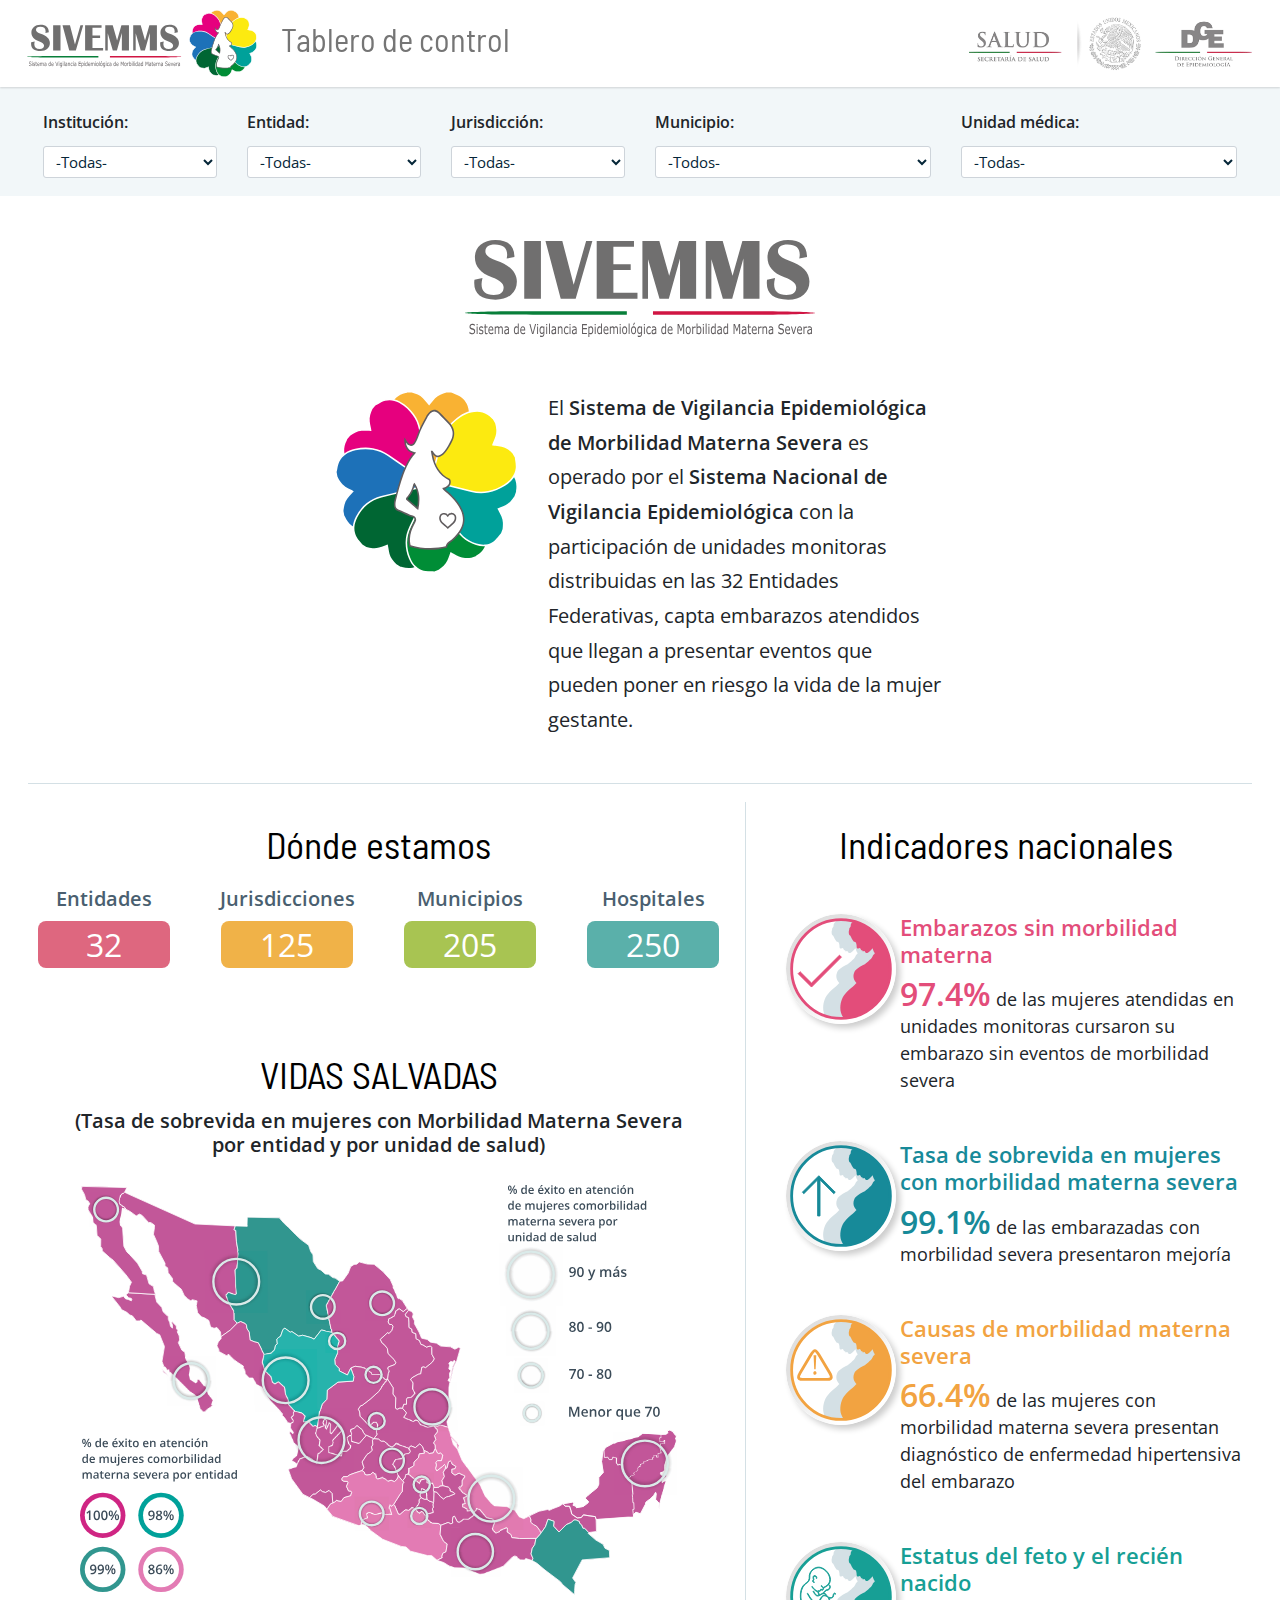
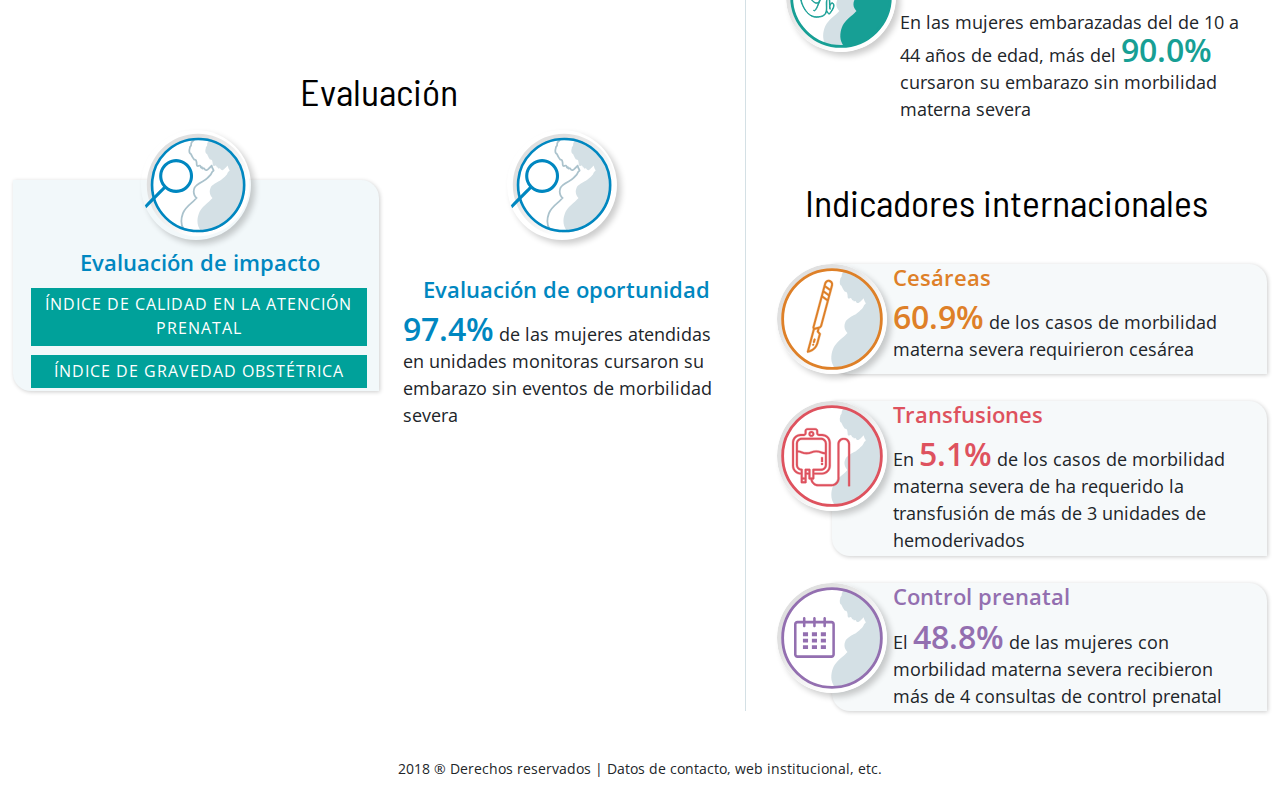
<file: index.html>
<!doctype html>
<html lang="es">
<head>
<meta charset="utf-8">
<meta name="viewport" content="width=device-width, initial-scale=1, shrink-to-fit=no">
<title>Tablero SIVEMMS</title>
<link href="https://fonts.googleapis.com/css?family=Open+Sans:400,400i,600,600i" rel="stylesheet">
<link href="https://fonts.googleapis.com/css?family=Barlow+Semi+Condensed:300,400,500,600" rel="stylesheet">
<link href="css/bootstrap.min.css" rel="stylesheet">
<link href="css/sivemms.css" rel="stylesheet">
</head>

<body>

<!--Cab-->
	<div class="cab-sivemms fixed-top">
		<div class="container-fluid pl-4 pr-4">
			<div class="row d-flex align-items-center">
				<div class="col-lg-9 col-md-7 col-sm-7">
					<h1 class="cab"><img src="images/logo_sivemms.svg" alt="SIVEMMS" class="logo-sivemms-cab" /> Tablero de control </h1>
				</div>
				<div class="col-lg-3 col-md-5 col-sm-5">
					<img src="images/logos_ss_dge.jpg" alt="SS" class="logos-ss-dge" /> 
				</div>
			</div>
		</div>
	</div><!--/.Cab-->
	
	
<!--Combos-->
<div class="container-fluid bg-10 pt-3 pb-3" id="combos-sup">
	<div class="container-fluid w98">
		<div class="row">
			<div class="col-6 col-lg-2 col-md-4">
				<div class="form-group-sm">
					<label for="" class="combos">Institución:</label>
					<select class="form-control" id="">
						<option>-Todas-</option>
						<option>1</option>
						<option>2</option>
						<option>3</option>
						<option>4</option>
						<option>5</option>
					</select>
				</div>
			</div>
			<div class="col-6 col-lg-2 col-md-4">
				<div class="form-group-sm">
					<label for="" class="combos">Entidad:</label>
					<select class="form-control" id="">
						<option>-Todas-</option>
						<option>1</option>
						<option>2</option>
						<option>3</option>
						<option>4</option>
						<option>5</option>
					</select>
				</div>
			</div>
			<div class="col-6 col-lg-2 col-md-4">
				<div class="form-group-sm">
					<label for="" class="combos">Jurisdicción:</label>
					<select class="form-control" id="">
						<option>-Todas-</option>
						<option>1</option>
						<option>2</option>
						<option>3</option>
						<option>4</option>
						<option>5</option>
					</select>
				</div>
			</div>
			<div class="col-6 col-lg-3 col-md-4">
				<div class="form-group-sm">
					<label for="" class="combos">Municipio:</label>
					<select class="form-control" id="">
						<option>-Todos-</option>
						<option>1</option>
						<option>2</option>
						<option>3</option>
						<option>4</option>
						<option>5</option>
					</select>
				</div>
			</div>
			<div class="col-6 col-lg-3 col-md-4">
				<div class="form-group-sm">
					<label for="" class="combos">Unidad médica:</label>
					<select class="form-control" id="">
						<option>-Todas-</option>
						<option>1</option>
						<option>2</option>
						<option>3</option>
						<option>4</option>
						<option>5</option>
					</select>
				</div>
			</div>
	</div>
	</div>
		
</div>
<!--/.Combos-->

<!--Intro-->
<div class="container-fluid pt-120">
	<div class="row justify-content-center">
		<div class="col-12 text-center">
			<img src="images/logo_sivemms_txt.svg" alt="SIVEMMS" class="logo-sivemms-txt" /> 
		</div>
		<div class="col-md-2 text-right mt-5">
			<img src="images/logo_sivemms_ico.svg" class="logo-sivemms-ico" /> 
		</div>
		<div class="col-md-4 d-flex align-items-center">
			<p class="p-lg pt-5">El <span class="semi">Sistema de Vigilancia Epidemiológica de Morbilidad Materna Severa</span> es operado por el <span class="semi">Sistema Nacional de Vigilancia Epidemiológica</span> con la participación de unidades monitoras distribuidas en las 32 Entidades Federativas, capta embarazos atendidos que llegan a presentar eventos que pueden poner en riesgo la vida de la mujer gestante.</p>
		</div>
	</div>
</div><!--/.Intro-->


<div class="container-fluid w98 mt-4">
	<div class="row">
		<div class="col-12"><hr></div>
		<!--Col-izq-->
		<div class="col-xl-7">
			<!--Dónde estamos-->
			<div class="row justify-content-center">
				<div class="col-12 text-center">
					<h1>Dónde estamos</h1>
				</div>
				<div class="col-6 col-lg-3 col-md-4 p-2">
					<div class="row justify-content-center">
					<div class="col-12">
						<p class="bqs">Entidades</p>
					</div>
					<div class="col-12 text-center">
						<label class="bq-datos bq-clr1">32</label>
					</div>
					</div>
				</div>
				<div class="col-6 col-lg-3 col-md-4 p-2">
					<div class="row justify-content-center">
					<div class="col-12">
						<p class="bqs">Jurisdicciones</p>
					</div>
					<div class="col-12 text-center">
						<label class="bq-datos bq-clr2">125</label>
					</div>
					</div>
				</div>
				<div class="col-6 col-lg-3 col-md-4 p-2">
					<div class="row justify-content-center">
					<div class="col-12">
						<p class="bqs">Municipios</p>
					</div>
					<div class="col-12 text-center">
						<label class="bq-datos bq-clr3">205</label>
					</div>
					</div>
				</div>
				<div class="col-6 col-lg-3 col-md-4 p-2">
					<div class="row justify-content-center">
					<div class="col-12">
						<p class="bqs">Hospitales</p>
					</div>
					<div class="col-12 text-center">
						<label class="bq-datos bq-clr4">250</label>
					</div>
					</div>
				</div>
			</div>
			
			<!--Mapa-->
			<div class="row justify-content-center">
				<div class="col-11 mt-5 text-center">
					<h1>VIDAS SALVADAS</h1>
					<p style="font-size: 1.1rem; line-height: 125%; font-weight: 600;">(Tasa de sobrevida en mujeres con Morbilidad Materna Severa por entidad y por unidad de salud)</p>
				</div>
				<div class="col-12 mt-4 text-center">
					<img src="images/mapa1.svg" alt="" width="85%" /> 
				</div>
			</div>
			
			<!--Evaluación-->
			<div class="row mt-5">
				<div class="col-12 mb-3 text-center"><h1>Evaluación</h1></div>
			</div>
			<!--Embarazos sin morbilidad materna-->
			<div class="row justify-content-center mt-4">
				<!--Evaluación de impacto-->
				<div class="col-md-6 mt-2"> 
					<div class="row justify-content-center bq-icono-p2">
						<div class="col-md-12 text-center">
							 <a href="#"><img src="images/ico_8.svg" alt="" class="ico-p1" /></a>
						</div>
						<div class="col-md-12 mt-2">
							<p class="bq-icono-tit tit-clr8 text-center">Evaluación de impacto</p>
							<a href="" class="btn btn-info btn-block">Índice de calidad en la atención prenatal</a>
							<a href="" class="btn btn-info btn-block">Índice de gravedad obstétrica</a>
						</div>
					</div>
				</div>
				<!--Evaluación de oportunidad-->
				<div class="col-md-6 mt-2"> 
					<div class="row justify-content-end bq-icono-p2a">
						<div class="col-md-12 text-center">
							<a href="#"><img src="images/ico_8.svg" alt="" class="ico-p1" /></a> 
						</div>
						<div class="col-md-12 mt-2">
							<p class="bq-icono-tit tit-clr8 text-center mt-4">Evaluación de oportunidad</p>
							<label class="label-pl"><span class="percent-p tit-clr8">97.4%</span> de las mujeres atendidas en unidades monitoras cursaron su embarazo sin eventos de morbilidad severa</label>
						</div>
					</div>
				</div>
			</div>
		</div>
		
		<!--Col-der-->
		<div class="col-xl-5 linea-izq">
			<!--Indicadores nacionales-->
			<div class="row">
				<div class="col-12 mb-3 text-center"><h1>Indicadores nacionales</h1></div>
			</div>
			<!--Embarazos sin morbilidad materna-->
			<div class="row justify-content-end">
				<div class="col-10 mt-2"> 
						<div class="row justify-content-end bq-icono-p">
							<div class="col-md-1" >
								<a href="interior_01.html"><img src="images/ico_1.svg" alt="" class="ico-p" /></a> 
							</div>
							<div class="col-md-11">
								<p class="bq-icono-tit tit-clr1">Embarazos sin morbilidad materna</p>
								<label class="label-pl"><span class="percent-p tit-clr1">97.4%</span> de las mujeres atendidas en unidades monitoras cursaron su embarazo sin eventos de morbilidad severa</label>
							</div>
						</div>
					</div>
			</div>
			<!--Tasa de sobrevida en mujeres...-->
			<div class="row justify-content-end">
				<div class="col-10 mt-4"> 
						<div class="row justify-content-end bq-icono-p">
							<div class="col-md-1" >
								<a href="#"><img src="images/ico_2.svg" alt="" class="ico-p" /></a> 
							</div>
							<div class="col-md-11">
								<p class="bq-icono-tit tit-clr2">Tasa de sobrevida en mujeres con morbilidad materna severa</p>
								<label class="label-pl"><span class="percent-p tit-clr2">99.1%</span> de las embarazadas con morbilidad severa presentaron mejoría</label>
							</div>
						</div>
					</div>
			</div>
			<!--Causas de morbilidad materna severa-->
			<div class="row justify-content-end">
				<div class="col-10 mt-4"> 
						<div class="row justify-content-end bq-icono-p">
							<div class="col-md-1" >
								<a href="#"><img src="images/ico_3.svg" alt="" class="ico-p" /></a> 
							</div>
							<div class="col-md-11">
								<p class="bq-icono-tit tit-clr3">Causas de morbilidad materna severa</p>
								<label class="label-pl"><span class="percent-p tit-clr3">66.4%</span> de las mujeres con morbilidad materna severa presentan diagnóstico de enfermedad hipertensiva del embarazo</label>
							</div>
						</div>
					</div>
			</div>
			<!--Estatus del feto y el recién nacido-->
			<div class="row justify-content-end">
				<div class="col-10 mt-4"> 
						<div class="row justify-content-end bq-icono-p">
							<div class="col-md-1" >
								<a href="#"><img src="images/ico_4.svg" alt="" class="ico-p" /></a> 
							</div>
							<div class="col-md-11">
								<p class="bq-icono-tit tit-clr4">Estatus del feto y el recién nacido</p>
								<label class="label-pl">En las mujeres embarazadas del de 10 a 44 años de edad, más del <span class="percent-p tit-clr4">90.0%</span> cursaron su embarazo sin morbilidad materna severa</label>
							</div>
						</div>
					</div>
			</div><!--/.Indicadores nacionales-->
			
			<!--Indicadores internacionales-->
			<div class="row mt-4">
				<div class="col-12 mb-3 text-center"><h1>Indicadores internacionales</h1></div>
			</div>
			<!--Cesáreas-->
			<div class="row justify-content-end">
				<div class="col-10 mt-2"> 
					<div class="row justify-content-end bq-icono-p1">
						<div class="col-md-1" >
							<a href="#"><img src="images/ico_5.svg" alt="" class="ico-p" /></a> 
						</div>
						<div class="col-md-11">
							<p class="bq-icono-tit tit-clr5">Cesáreas</p>
							<label class="label-pl"><span class="percent-p tit-clr5">60.9%</span> de los casos de morbilidad materna severa requirieron cesárea</label>
						</div>
					</div>
				</div>
			</div>
			<!--Transfusiones-->
			<div class="row justify-content-end">
				<div class="col-10 mt-4"> 
					<div class="row justify-content-end bq-icono-p1">
						<div class="col-md-1" >
							<a href="#"><img src="images/ico_6.svg" alt="" class="ico-p" /></a> 
						</div>
						<div class="col-md-11">
							<p class="bq-icono-tit tit-clr6">Transfusiones</p>
							<label class="label-pl">En <span class="percent-p tit-clr6">5.1%</span> de los casos de morbilidad materna severa de ha requerido la transfusión de más de 3 unidades de hemoderivados</label>
						</div>
					</div>
				</div>
			</div>
			<!--Control prenatal-->
			<div class="row justify-content-end">
				<div class="col-10 mt-4"> 
					<div class="row justify-content-end bq-icono-p1">
						<div class="col-md-1" >
							<a href="#"><img src="images/ico_7.svg" alt="" class="ico-p" /></a> 
						</div>
						<div class="col-md-11">
							<p class="bq-icono-tit tit-clr7">Control prenatal</p>
							<label class="label-pl">El <span class="percent-p tit-clr7">48.8%</span> de las mujeres con morbilidad materna severa recibieron más de 4 consultas de control prenatal</label>
						</div>
					</div>
				</div>
			</div>
		</div>
		
	</div>
</div>


<div class="container-fluid w95 mt-3 mb-4">
	<div class="row">
		<div class="col-12 text-center">
			<p class="pt-4" style="font-size: .8rem">2018 &reg; Derechos reservados | Datos de contacto, web institucional, etc. </p>
		</div>
	</div>
</div>











<!--Btn subir-->
<a id="back-to-top" href="#" class="back-to-top" role="button" title="Subir" data-toggle="tooltip" data-placement="left"></a>

<script src="js/jquery.min.js"></script>
<script src="js/bootstrap.bundle.min.js"></script>

<!-- Scroll to fixed -->
	<script type="text/javascript" src="js/jquery-scrolltofixed-min.js"></script>
	
	<script type="text/javascript">
		$('#combos-sup').scrollToFixed({marginTop: 76});
	</script>

<!-- Btn subir -->
	<script type="text/javascript">
		$(document).ready(function(){
			$(window).scroll(function () {
				if ($(this).scrollTop() > 50) {
					$('#back-to-top').fadeIn();
				} else {
					$('#back-to-top').fadeOut();
				}
			});
			$('#back-to-top').click(function () {
				$('#back-to-top').tooltip('hide');
				$('body,html').animate({scrollTop: 0}, 800);
				return false;
			});
			$('#back-to-top').tooltip('hide');
		});
	</script>

</body>
</html>
</file>
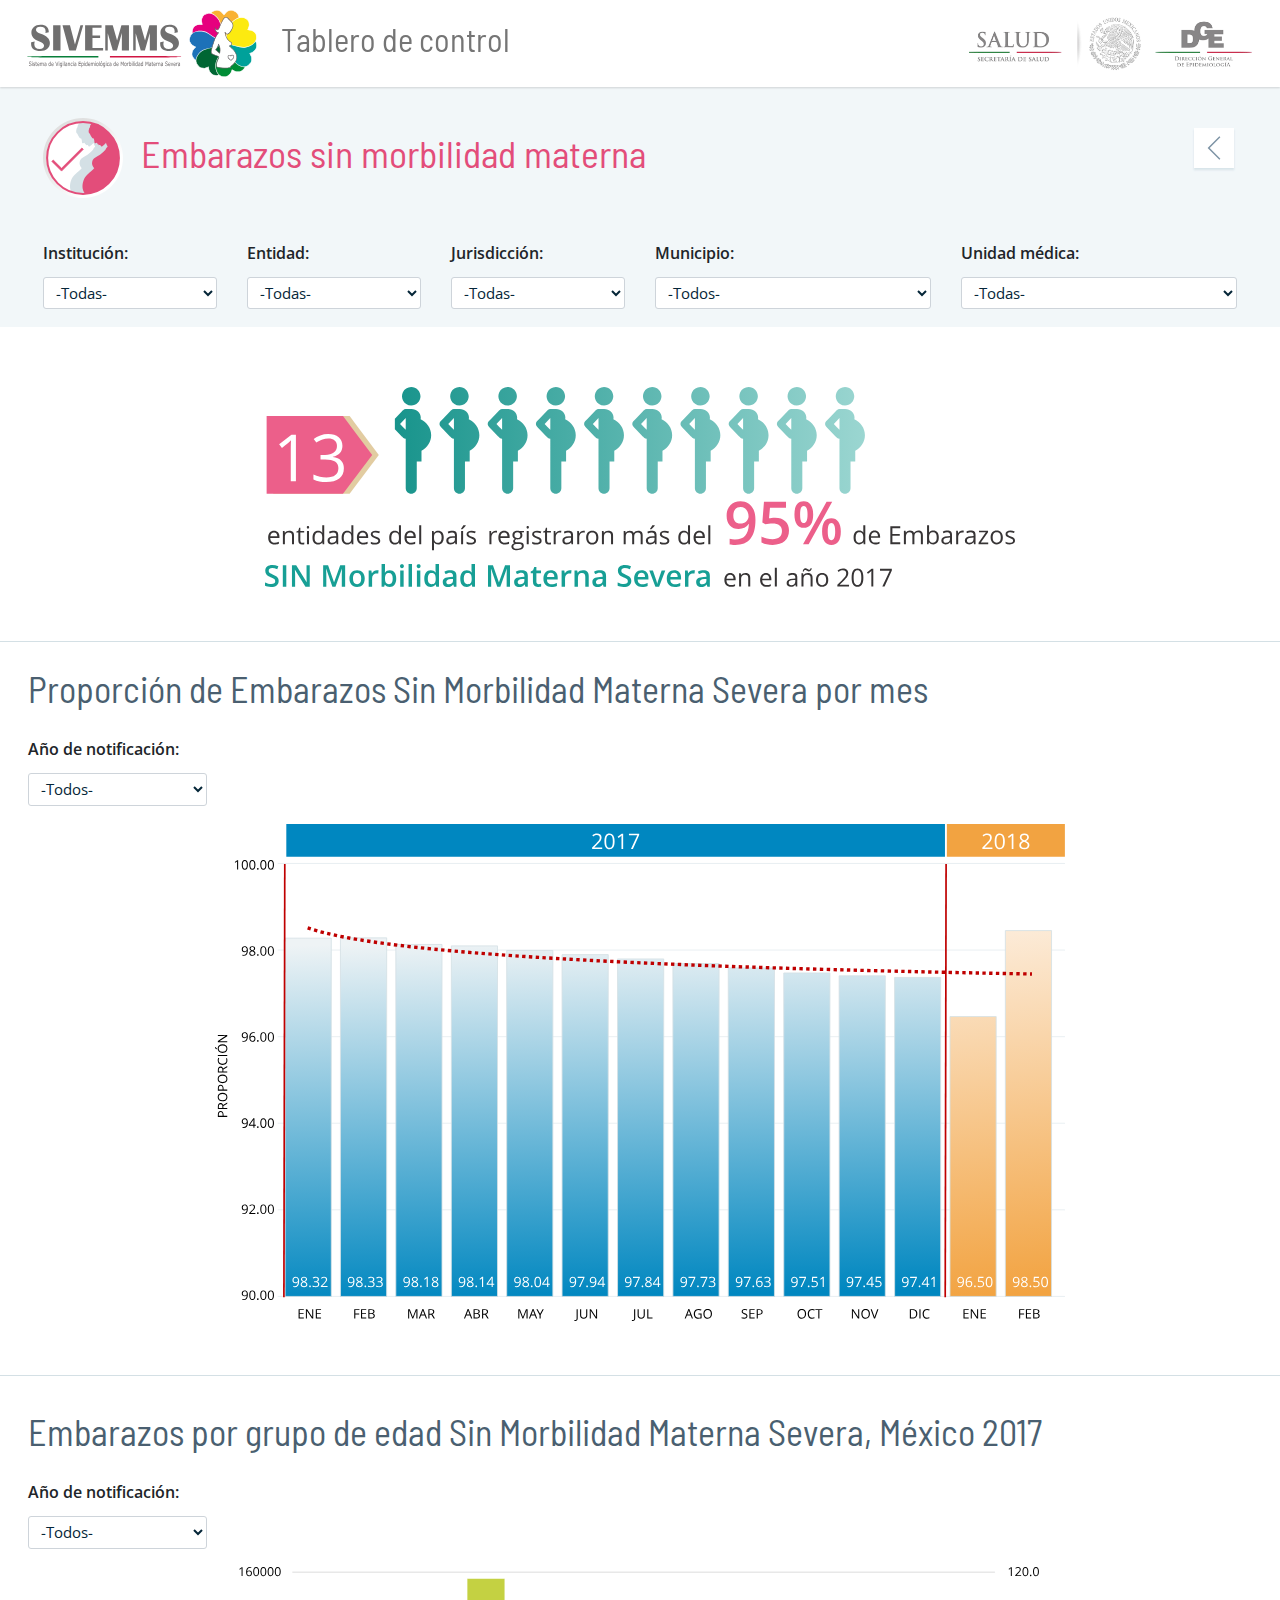
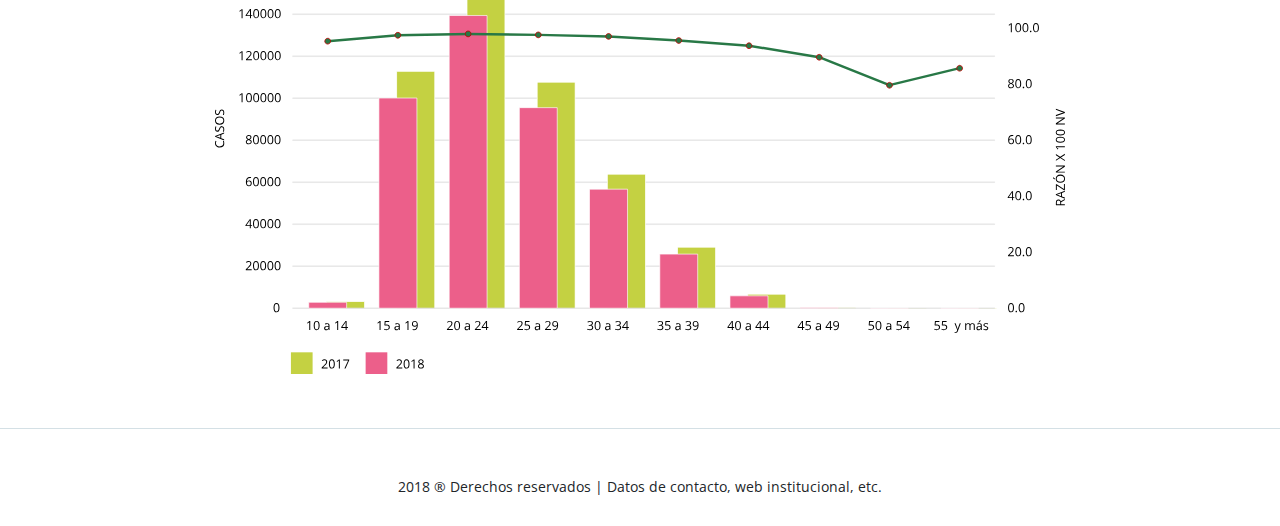
<file: interior_01.html>
<!doctype html>
<html lang="es">
<head>
<meta charset="utf-8">
<meta name="viewport" content="width=device-width, initial-scale=1, shrink-to-fit=no">
<title>Tablero SIVEMMS</title>
<link href="https://fonts.googleapis.com/css?family=Open+Sans:400,400i,600,600i" rel="stylesheet">
<link href="https://fonts.googleapis.com/css?family=Barlow+Semi+Condensed:300,400,500,600" rel="stylesheet">
<link href="css/bootstrap.min.css" rel="stylesheet">
<link href="css/sivemms.css" rel="stylesheet">
</head>

<body>

<!--Cab-->
	<div class="cab-sivemms fixed-top">
		<div class="container-fluid pl-4 pr-4">
			<div class="row d-flex align-items-center">
				<div class="col-lg-9 col-md-7 col-sm-7">
					<h1 class="cab"><img src="images/logo_sivemms.svg" alt="SIVEMMS" class="logo-sivemms-cab" /> Tablero de control </h1>
				</div>
				<div class="col-lg-3 col-md-5 col-sm-5">
					<img src="images/logos_ss_dge.jpg" alt="SS" class="logos-ss-dge" /> 
				</div>
			</div>
		</div>
	</div><!--/.Cab-->

<!--Título-->
<div class="container-fluid pt-100 bg-10">
	<div class="container-fluid w98">
		<div class="row">
			<div class="col-11"><h1 class="tit-clr1"><img src="images/ico_1.svg" alt="" style="width: 80px; margin-right: 1rem" />Embarazos sin morbilidad materna</h1></div>
			<div class="col-1 text-right"><a href="principal.html" class="btn btn-regreso"></a></div>
		</div>
	</div>
</div>
	
			
<!--Combos-->
<div class="container-fluid bg-10 pt-3 pb-3" id="combos-sup">
	<div class="container-fluid w98">
		<div class="row">
			<div class="col-6 col-lg-2 col-md-4">
				<div class="form-group-sm">
					<label for="" class="combos">Institución:</label>
					<select class="form-control" id="">
						<option>-Todas-</option>
						<option>1</option>
						<option>2</option>
						<option>3</option>
						<option>4</option>
						<option>5</option>
					</select>
				</div>
			</div>
			<div class="col-6 col-lg-2 col-md-4">
				<div class="form-group-sm">
					<label for="" class="combos">Entidad:</label>
					<select class="form-control" id="">
						<option>-Todas-</option>
						<option>1</option>
						<option>2</option>
						<option>3</option>
						<option>4</option>
						<option>5</option>
					</select>
				</div>
			</div>
			<div class="col-6 col-lg-2 col-md-4">
				<div class="form-group-sm">
					<label for="" class="combos">Jurisdicción:</label>
					<select class="form-control" id="">
						<option>-Todas-</option>
						<option>1</option>
						<option>2</option>
						<option>3</option>
						<option>4</option>
						<option>5</option>
					</select>
				</div>
			</div>
			<div class="col-6 col-lg-3 col-md-4">
				<div class="form-group-sm">
					<label for="" class="combos">Municipio:</label>
					<select class="form-control" id="">
						<option>-Todos-</option>
						<option>1</option>
						<option>2</option>
						<option>3</option>
						<option>4</option>
						<option>5</option>
					</select>
				</div>
			</div>
			<div class="col-6 col-lg-3 col-md-4">
				<div class="form-group-sm">
					<label for="" class="combos">Unidad médica:</label>
					<select class="form-control" id="">
						<option>-Todas-</option>
						<option>1</option>
						<option>2</option>
						<option>3</option>
						<option>4</option>
						<option>5</option>
					</select>
				</div>
			</div>
	</div>
	</div>
		
</div>
<!--/.Combos-->

<div class="container-fluid w98 pt-60 mb-3">
	<div class="row">
		<div class="col-12 text-center">
			<img src="images/graficas_tmp/pantalla1_graf.svg" alt="" style="width: 90%; max-width: 750px" /> 
		</div>
	</div>
</div>
<hr class="mt-5">
<div class="container-fluid w98 mt-3">
	<div class="row">
		<div class="col-12">
			<h2 class="mb-2">Proporción de Embarazos Sin Morbilidad Materna Severa por mes</h2>
		</div>
		<div class="col-xl-2 col-lg-3">
			<div class="form-group-sm">
					<label for="" class="combos">Año de notificación:</label>
					<select class="form-control" id="">
						<option>-Todos-</option>
						<option>2017</option>
						<option>2018</option>
					</select>
				</div>
		</div>
		<div class="col-12 text-center">
			<img src="images/graficas_tmp/grafica1.svg" alt="" style="width: 100%; max-width: 850px; margin-top: 1rem; margin-bottom: 2rem" /> 
		</div>
	</div>
</div>
<hr>
<div class="container-fluid w98 mt-4">
	<div class="row">
		<div class="col-12">
			<h2 class="mb-2">Embarazos por grupo de edad Sin Morbilidad Materna Severa, México 2017 </h2>
		</div>
		<div class="col-xl-2 col-lg-3">
			<div class="form-group-sm">
					<label for="" class="combos">Año de notificación:</label>
					<select class="form-control" id="">
						<option>-Todos-</option>
						<option>2017</option>
						<option>2018</option>
					</select>
				</div>
		</div>
		<div class="col-12 text-center">
			<img src="images/graficas_tmp/grafica2.svg" alt="" style="width: 100%; max-width: 850px; margin-top: 1rem; margin-bottom: 2rem" /> 
		</div>
	</div>
</div>
<hr>




<div class="container-fluid w95 mt-3 mb-4">
	<div class="row">
		<div class="col-12 text-center">
			<p class="pt-4" style="font-size: .8rem">2018 &reg; Derechos reservados | Datos de contacto, web institucional, etc. </p>
		</div>
	</div>
</div>




<!--Btn subir-->
<a id="back-to-top" href="#" class="back-to-top" role="button" title="Subir" data-toggle="tooltip" data-placement="left"></a>

<script src="js/jquery.min.js"></script>
<script src="js/bootstrap.bundle.min.js"></script>

<!-- Scroll to fixed -->
	<script type="text/javascript" src="js/jquery-scrolltofixed-min.js"></script>
	
	<script type="text/javascript">
		$('#combos-sup').scrollToFixed({marginTop: 76});
	</script>

<!-- Btn subir -->
	<script type="text/javascript">
		$(document).ready(function(){
			$(window).scroll(function () {
				if ($(this).scrollTop() > 50) {
					$('#back-to-top').fadeIn();
				} else {
					$('#back-to-top').fadeOut();
				}
			});
			$('#back-to-top').click(function () {
				$('#back-to-top').tooltip('hide');
				$('body,html').animate({scrollTop: 0}, 800);
				return false;
			});
			$('#back-to-top').tooltip('hide');
		});
	</script>

</body>
</html>
</file>
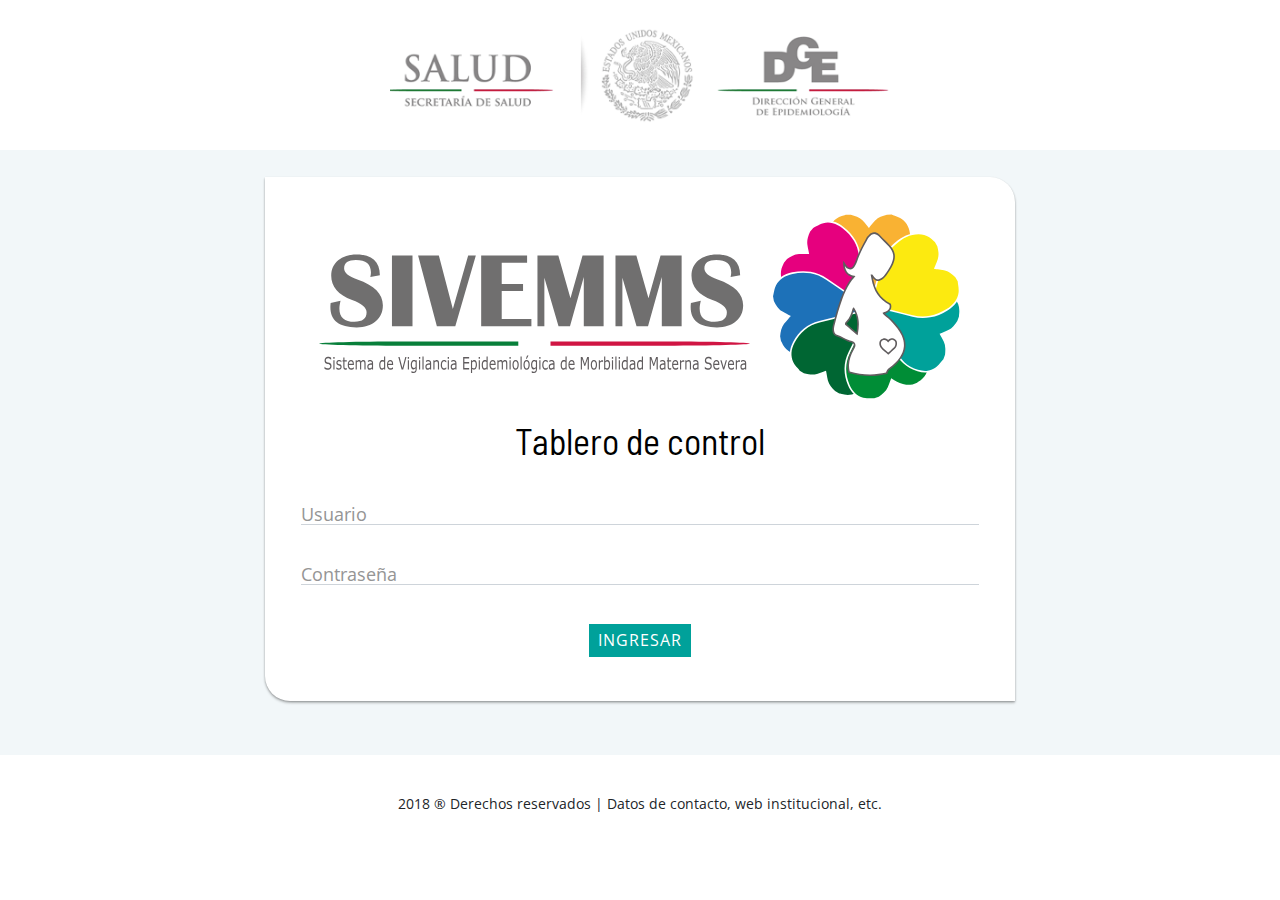
<file: login.html>
<!doctype html>
<html lang="es">
<head>
<meta charset="utf-8">
<meta name="viewport" content="width=device-width, initial-scale=1, shrink-to-fit=no">
<title>Tablero SIVEMMS</title>
<link href="https://fonts.googleapis.com/css?family=Open+Sans:400,400i,600,600i" rel="stylesheet">
<link href="https://fonts.googleapis.com/css?family=Barlow+Semi+Condensed:300,400,500,600" rel="stylesheet">
<link href="css/bootstrap.min.css" rel="stylesheet">
<link href="css/sivemms.css" rel="stylesheet">
</head>
<body>

<div class="container">
	<div class="row justify-content-center mb-4">
		<div class="col-12 text-center mt-4"><img src="images/logos_ss_dge.jpg" alt="SS DGE" class="logos-ss-deg-ini" /></div>
	</div>
</div>
<div class="container-fluid pb-5 bg-10" >
<div class="container p-0">
	<div class="row justify-content-center">
		<div class="col-lg-8 col-md-10">		
			<!-- box wrapper -->
			<div class="blmd-wrapp">
				<div class="row">
					<div class="col-12 text-center pt-3"><img src="images/logo_sivemms.svg" alt="SIVEMMS" class="logo-sivemms-ini" /></div>
					<div class="col-12"><h1>Tablero de control</h1></div>
				</div>
				<div class="row blmd-container">
					<div class="col-md-12">
						<div class="input-group blmd-form">
							<div class="blmd-line">
								<input type="text" name="username" autocomplete="off" id="" class="form-control">
								<label class="blmd-label">Usuario</label>
							</div>
						</div>
						<div class="input-group blmd-form">
							<div class="blmd-line">
								<input type="password" name="password" autocomplete="off" id="" class="form-control">
								<label class="blmd-label">Contraseña</label>
							</div>
						</div>
					</div>
					<div class="col-sm-12 text-center">
						<a href="" class="btn btn-info text-uppercase">Ingresar</a>
					</div>
				</div>
			</div>
		</div>
		
  </div>          
</div>

</div>

<div class="container-fluid w95 mt-2 mb-3">
	<div class="row">
		<div class="col-12 text-center">
			<p class="pt-4" style="font-size: .8rem">2018 &reg; Derechos reservados | Datos de contacto, web institucional, etc. </p>
		</div>
	</div>
</div>

<!--<div class="container-fluid">
	<div class="row">
		<div class="col-12 text-center mt-4"><p>Tablero operado por el Sistema Nacional de Vigilancia Epidemiológica | Derechos reservados &reg; 2018 </p></div>
		<div class="col-12 text-center mt-4"><img src="images/logos_ss_dge.jpg" alt="" style="width: 90%; max-width: 500px" /></div>
	</div>
</div>-->


	<script src="js/jquery.min.js"></script>
	<script src="js/bootstrap.bundle.min.js"></script>
	
	<script src="js/index.js"></script>

</body>
</html>
</file>
<file: css/sivemms.css>
body,
html {
	font-size: 18px;
	font-weight: 400;
	line-height: 150%;
	font-family: 'Open Sans', sans-serif;
	margin: 0;
	padding: 0;
}

h1, h2, h3, h4, h5, h6 {
	font-family: 'Barlow Semi Condensed', sans-serif;
	line-height: 130%;
	font-weight: 400;
}

h1 { font-size: 2.1rem; color: #000000; margin-top: 1rem;} /*se le cambio el color |color original #4A5F70|*/
h2 { font-size: 2rem; color: #4A5F70; margin-top: .3rem; margin-bottom: 1rem;}
h3 { font-size: 1.8rem; color: #4A5F70; margin-top: 0.5rem; margin-bottom: 1rem;}
h4 { font-size: 1.6rem; color: #445C66; margin-top: 0.2rem; margin-bottom: 0.2rem; }
h5 { font-size: 1.5rem; color: #4A5F70; font-weight: 400; margin: 0; padding-bottom: .5rem; }
/*h6 { font-size: 1.3rem; color: #373737; font-weight: 500; }*/
.h6 {font-family: inherit; font-weight: 500; line-height: 1.1; color: inherit;}


@media (max-width: 575px) {
	h1 { font-size: 2.2rem;}
	h2 { font-size: 2rem; }
	h3 { font-size: 1.9rem; }
	h4 { font-size: 1.6rem; }
}

p {
	font-size: 1rem; 
	line-height: 175%;
	margin-bottom: 0;
}

p.p-lg {
	font-size: 1.1rem;
}

/*-----GENERALES-----*/

a {color: #4A5F70; text-decoration: none;}
a:hover, a:active {color: #84B0C2; text-decoration: underline;}

.semi {	font-weight: 600; }
.txt-med {font-weight: 500;}

.pt70 {padding-top: 70px}

.w90 {width: 90%; max-width: 1400px;}
.w90ins {width: 90%; max-width: 1370px;}
.w95 {width: 95%; max-width: 1600px;}
.w95ins {width: 95%; max-width: 1570px;}
.w98 {width: 98%; max-width: 1600px;}
.w98ins {width: 98%; max-width: 1570px;}
.w98iz {width: 98%; max-width: 1600px; padding-right: 1%;}

.w98table {width: 98%; max-width: 1400px;}
.w98tableins {width: 98%; max-width: 1370px;}

.bg-05 {background: #F9FBFC !important }
.bg-08 {background: #f5f9fa !important }
.bg-10 {background: #F2F7F9 !important }

.bg-ini {
	background: url(../images/bg-ini.svg) top left repeat-x;
	background-size: contain;
	/*background: #F2F7F9 !important*/
}

hr {border-color: #D4E0E5;}


.mt-140 {margin-top: 140px;}
.pt-140 {padding-top: 140px; padding-bottom: 0}
.pt-120 {padding-top: 120px; padding-bottom: 0}
.pt-110 {padding-top: 110px; padding-bottom: 0}
.pt-100 {padding-top: 100px;}
.pt-60 {padding-top: 60px;}

.bg-cab {background-color: #FFF;}
.bg-1 {background-color: rgba(243,243,241,0.7);}
.bg-1a {background-color: rgba(243,243,241,1.0);}



@media (max-width: 722px) {
	.mt-140 {margin-top: 180px;}
	.pt-140 {padding-top: 180px; padding-bottom: 1rem;}
}


/*---Login---*/

.bg-login {background: #F7F5ED}

.blmd-wrapp {
  -webkit-box-shadow: 0 2px 3px rgba(0, 0, 0, 0.2), 0 1px 2px rgba(0, 0, 0, 0.24);
	box-shadow: 0 2px 3px rgba(0, 0, 0, 0.2), 0 1px 2px rgba(0, 0, 0, 0.24);
	border-top-right-radius: 25px;
	border-bottom-left-radius: 25px;
  height: auto;
  margin-top: 3vh;
  background: #fff;
  padding: 1rem 1rem 1.3rem;
  position: relative;
}

.blmd-wrapp h1 {
	margin: 1rem auto 0;
	text-align: center;
	padding: 0;
	font-size: 2rem;
}

.logos-ss-deg-ini {
	width: 90%; max-width: 500px;
}
.logo-sivemms-ini {
	width: 90%;
}

.blmd-wrapp .blmd-header-wrapp {
  clear: both;
  position: relative;
}

.blmd-wrapp .blmd-container {
  padding: 0 1rem 1rem;
  height: auto;
  overflow: hidden;
}

.blmd-wrapp .blmd-container form.form-hidden {
  max-height: 0;
  overflow: hidden;
  margin: 0;
  transition: all 0.5s;
}

.blmd-form {
  margin: 2rem 0;
  position: relative;
  width: 100%;
}

.blmd-form .blmd-line {
  display: inline-block;
  width: 100%;
  position: relative;
  vertical-align: top;
}
.blmd-form .blmd-line.blmd-toggled:after {
  -webkit-transform: scale(1);
  -ms-transform: scale(1);
  -o-transform: scale(1);
  transform: scale(1);
}
.blmd-form .blmd-line.blmd-toggled.hf:after {
  display: none;
}
.blmd-form .blmd-line.blmd-toggled .blmd-label {
  top: -30px;
  font-size: 11px;
}
.blmd-form .blmd-line:after {
  -webkit-transform: scale(0);
  -ms-transform: scale(0);
  -o-transform: scale(0);
  transform: scale(0);
  background: #00A19A;
  position: absolute;
  z-index: 3;
  bottom: 0;
  left: 0;
  height: 2px;
  width: 100%;
  content: "";
  -webkit-transition: all;
  -o-transition: all;
  transition: all;
  -webkit-transition-duration: .3s;
  transition-duration: .3s;
}
.blmd-form .form-control {
  box-shadow: none;
  border-radius: 0;
  position: relative;
  background: 0 0;
  z-index: 1;
  border-left: 0;
  border-right: 0;
  border-top: 0;
  -webkit-appearance: none;
  -moz-appearance: none;
  appearance: none;
  padding: 0;
}
.blmd-form .blmd-label {
  -webkit-transition: all;
  -o-transition: all;
  transition: all;
  -webkit-transition-duration: .2s;
  transition-duration: .2s;
  position: absolute;
  top: 0px;
  font-weight: 400;
  color: #959595;
  pointer-events: none;
  z-index: 0;
  left: 0;
  white-space: nowrap;
}


/*---Btns---*/

.btn {
	white-space:normal !important;
	word-wrap:break-word;
	padding: 3px 8px 4px 8px;
	margin: 3px;
	font-size: 0.9rem;
}

.btn-iconos {
	font-size: 1.2rem;
	line-height: 180%;
}

.btn-iconos img {
	width: 100%;
	max-width: 110px;
	display: block;
	margin-left: auto;
	margin-right: auto;
	/*filter: "progid:DXImageTransform.Microsoft.Dropshadow (OffX=0, OffY=8, Color='#DDD')";
  filter: url(#drop-shadow);
  filter: drop-shadow(0 1px 2px rgba(0,0,0,0.2));
	-webkit-filter: drop-shadow(0 1px 2px rgba(0,0,0,0.2));*/
}

.btn-primary {
  background-color: #1EB3B1;
  border-color: #1EB3B1;
}
.btn-primary:hover {
  background-color: #0A8785;
  border-color: #0A8785;
}
.btn-primary:focus, .btn-primary.focus {
  box-shadow: 0 0 0 0 rgba(0, 123, 255, 0.5);
}
.btn-primary.disabled, .btn-primary:disabled {
  color: #fff;
  background-color: #F09BB5;
  border-color: #F09BB5;
}
.btn-primary:not(:disabled):not(.disabled):active, .btn-primary:not(:disabled):not(.disabled).active,
.show > .btn-primary.dropdown-toggle {
  color: #fff;
  background-color: #F09BB5;
  border-color: #F09BB5;
}
.btn-primary:not(:disabled):not(.disabled):active:focus, .btn-primary:not(:disabled):not(.disabled).active:focus,
.show > .btn-primary.dropdown-toggle:focus {
  box-shadow: 0 0 0 0 rgba(0, 123, 255, 0.5);
}

.btn-secondary {
  color: #fff;
  background-color: #AAC2CC;
  border-color: #AAC2CC;
}
.btn-secondary:hover {
  color: #fff;
  background-color: #5a6268;
  border-color: #545b62;
}
.btn-secondary:focus, .btn-secondary.focus {
  box-shadow: 0 0 0 0.2rem rgba(108, 117, 125, 0.5);
}
.btn-secondary.disabled, .btn-secondary:disabled {
  color: #fff;
  background-color: #6c757d;
  border-color: #6c757d;
}
.btn-secondary:not(:disabled):not(.disabled):active, .btn-secondary:not(:disabled):not(.disabled).active,
.show > .btn-secondary.dropdown-toggle {
  color: #fff;
  background-color: #545b62;
  border-color: #4e555b;
}
.btn-secondary:not(:disabled):not(.disabled):active:focus, .btn-secondary:not(:disabled):not(.disabled).active:focus,
.show > .btn-secondary.dropdown-toggle:focus {
  box-shadow: 0 0 0 0.2rem rgba(108, 117, 125, 0.5);
}


.btn-info {
 	color: #fff;
  background-color: #00A19A;
  border-color: #00A19A;
}
.btn-info:hover {
  color: #fff;
  background-color: #0B7F7A;
  border-color: #0B7F7A;
}
.btn-info:focus, .btn-info.focus {
  box-shadow: 0 0 0 0 rgba(23, 162, 184, 0.5);
}
.btn-info.disabled, .btn-info:disabled {
  color: #fff;
  background-color: #45BBB6;
  border-color: #45BBB6;
}
.btn-info:not(:disabled):not(.disabled):active, .btn-info:not(:disabled):not(.disabled).active,
.show > .btn-info.dropdown-toggle {
  color: #fff;
  background-color: #0B7F7A;
  border-color: #0B7F7A;
}
.btn-info:not(:disabled):not(.disabled):active:focus, .btn-info:not(:disabled):not(.disabled).active:focus,
.show > .btn-info.dropdown-toggle:focus {
  box-shadow: 0 0 0 0 rgba(23, 162, 184, 0.5);
}




/*---Cab---*/

.cab-sivemms {
	width: 100%;
	-webkit-box-shadow: 0 1px 2px rgba(0,0,0,0.15);
	box-shadow:0 1px 2px rgba(0,0,0,0.15);
	background-color: #FFF;
	padding: 10px 0;
}

.logos-ss-dge {
	width: 100%;
	max-width:330px;
	float: right;
}

.logo-sivemms-cab {
	width: 230px;
	margin-right: 1rem
}

h1.cab {
	font-size: 1.8em;
	line-height: 120%;
	color: #757575;
	margin: 0;
	padding: 0;
}

@media (max-width: 450px) {
	h1.cab {font-size: 1.5rem;}
}



/*---Principal---*/

h1.donde {margin-top: 0;}

.logo-sivemms-txt {
	width: 90%;
	max-width: 350px;
}

.logo-sivemms-ico {
	width: 100%;
	max-width: 200px;
	float: right;
}

@media (max-width: 767px) {
	.logo-sivemms-ico {
		width: 100%;
		max-width: 180px;
		float: none;
		display: block;
		margin: 0 auto;
	}
	
	.sm-hide {display: none}
	
}


p.bqs {
	font-size: 1.1rem; 
	line-height: 125%;
	font-weight: 600; 
	text-align: center; 
	color: #4A5F70;
	margin-bottom: 0.5rem;
}

label.bq-datos {
	font-size: 1.8rem; 
	font-weight: 400; 
	color: #FFF; 
	border-radius: 8px; 
	padding: 10px 5px 10px; 
	width: 80%; 
	min-width: 120px;
	max-width: 180px;
}

.bq-clr1 {background-color: #DE677F; }
.bq-clr2 {background-color: #F0B248; }
.bq-clr3 {background-color: #A8C452; }
.bq-clr4 {background-color: #5AB0AA; }

.linea-izq {
	border-left: 1px solid #D4E0E5;
}

.linea-centro {
	border-left: 8px solid #eeeeee;
}

.bq-icono-p {
	border-top-right-radius: 18px; 
	border-bottom-left-radius: 18px; 
	/*border: 1px solid #E3DFCF; */
	padding: .5rem; 
	/*box-shadow: 1px 1px 4px rgba(0,0,0,0.2);*/ 
	background: #ffffff;
	/*background: #F7F5ED;*/
}


.ico-p {
	width: 110px; 
	border-radius: 50%;
	/*border: 1px solid rgba(255,255,255,0.20);*/
	margin-left: -70px; 
	/*margin-top: 3px;*/
	box-shadow: 4px 4px 6px rgba(0,0,0,0.2);
}

.ico-p-inter {
	width: 110px; 
	border-radius: 50%;
	/*border: 1px solid rgba(255,255,255,0.20);*/
	margin-top: -50px; 
	/*margin-top: 3px;*/
	box-shadow: 4px 4px 6px rgba(0,0,0,0.2);
}

.ico-p1 {
	width: 110px; 
	border-radius: 50%;
	/*border: 1px solid rgba(255,255,255,0.20);*/
	margin-top: -50px; 
	/*margin-top: 3px;*/
	box-shadow: 4px 4px 6px rgba(0,0,0,0.2);
}

p.bq-icono-tit {
	font-size: 1.2rem;
	line-height: 125%;
	font-weight: 600; 
	margin-bottom: 0.7rem;
	padding-left: 0.5rem;
	/*color: #4A5F70;*/
}

.percent-p {
	font-size: 1.8rem; 
	font-weight: 600;
}

.label-pl {
	padding-left: 0.5rem;
}

.label-pla {
	padding-left: 0rem;
}

.tit-clr1 {color: #E34D7A;}
.tit-clr2 {color: #178A99;}
.tit-clr3 {color: #F2A341;}
.tit-clr4 {color: #179F95;}

.tit-clr5 {color: #DE8028;}
.tit-clr6 {color: #DE525E;}
.tit-clr7 {color: #936FB0;}

.tit-clr8 {color: #0087C0;}

.tit-clr9 {color: #E34856;}
.tit-clr10 {color: #4E99C4;}
.tit-clr11 {color: #178A99;}
.tit-clr11 {color: #5C809A;}


.indica-inter-col {
	position: relative;
  display: -ms-flexbox;
  display: flex;
  -ms-flex-direction: column;
  flex-direction: column;
  min-width: 0;
  word-wrap: break-word;
  background-clip: border-box;
}

.indica-inter-body {
	 -ms-flex: 1 1 auto;
  flex: 1 1 auto;
  padding: 1rem;
}

.bq-icono-p1 {
	border-top-right-radius: 18px; 
	border-bottom-left-radius: 18px; 
	box-shadow: 1px 1px 4px rgba(0,0,0,0.2); 
	background: #F6F9FA;
}

.bq-icono-p2 {
	border-top-right-radius: 18px; 
	border-bottom-left-radius: 18px; 
	box-shadow: 1px 1px 4px rgba(0,0,0,0.2); 
	background: #F2F8FA;
}


/*---Interiores---*/

.ico-cab-int {
	width: 80px; 
	margin-right: 1rem
}






/*---Formularios---*/

.form-control {
  display: block;
  width: 100%;
  padding: 0rem 0.5rem;
  font-size: 0.9rem;
  line-height: 1.4;
  color: #052638;
  background-color: #fff;
  background-clip: padding-box;
  border: 1px solid #ced4da;
  border-radius: 0.25rem;
  transition: border-color 0.15s ease-in-out, box-shadow 0.15s ease-in-out;
}

.form-control::-ms-expand {
  background-color: transparent;
  border: 0;
}

.form-control:focus {
  color: #052638;
  background-color: #FFF;
  border-color: #297A23;
  outline: 0;
  box-shadow: 0 0 0 0.0rem rgba(147,111,176,0.20);
}

.form-control::-webkit-input-placeholder {
  color: #052638;
  opacity: 1;
}

.form-control::-moz-placeholder {
  color: #052638;
  opacity: 1;
}

.form-control:-ms-input-placeholder {
  color: #052638;
  opacity: 1;
}

.form-control::-ms-input-placeholder {
  color: #052638;
  opacity: 1;
}

.form-control::placeholder {
  color: #052638;
  opacity: 1;
}

.form-control:disabled, .form-control[readonly] {
  background-color: #e9ecef;
  opacity: 1;
}

select.form-control:not([size]):not([multiple]) {
  height: calc(1.7rem + 2px);
}

select.form-control:focus::-ms-value {
  color: #052638;
  background-color: #fff;
}

.form-control-file,
.form-control-range {
  display: block;
  width: 100%;
}

label {
  display: inline-block;
  margin-bottom: .1rem;
}

label.combos2 {
  display: inline-block;
  margin-bottom: .1rem;
	font-size: .67rem; 
    margin-top: 18px;
	font-weight: 600;

}

label.combos {
  /*display: inline-block;*/
  margin-bottom: .1rem;
	font-size: .9rem; 
    margin-top: 15px;
	font-weight: 600;
}

.col-form-label {
  padding-top: calc(3px + 1px);
  padding-bottom: calc(3px + 1px);
  margin-bottom: 0;
  font-size: inherit;
  line-height: 1.5;
}

.lab-combos {
    font-weight: 600;
	margin-top: 2px;
    margin-bottom:0;
    font-size:.85rem;
}


.form-group-sm .form-control {
  height: 31px;
  padding: 3px 8px;
  font-size: 15px;
  line-height: 1.5;
  border-radius: 3px;
    margin-top: 8px;
}
.form-group-sm select.form-control {
  height: 31px;
  line-height: 32px;
}
.form-group-sm textarea.form-control,
.form-group-sm select[multiple].form-control {
  height: auto;
}
.form-group-sm .form-control-static {
  height: 31px;
  min-height: 31px;
  padding: 3px 8px;
  font-size: 14px;
  line-height: 1.5;
}

/*-----B subir-----*/

.back-to-top {
  display: none;
  position:fixed;
  border-radius: 50%;
  border: none;
  width: 40px;
  height: 40px;
  cursor: pointer;
  vertical-align:middle;
  bottom: 20px;
  right: 20px;
  box-shadow: 0 2px 2px 0 rgba(170,194,204,0.20), 0 2px 2px 0 rgba(170,194,204,0.20);
	background-color: #84B0C2;
	background: url(../images/btn_subir.svg) no-repeat center center;
	background-size: cover;
}

.back-to-top:hover {
  box-shadow: 0 2px 6px 2px rgba(170,194,204,0.40), 0 2px 6px 2px rgba(170,194,204,0.40);
	background-color: rgba(170,194,204,1.00);
	background: url(../images/btn_subir.svg) no-repeat center center;
	background-size: cover;
	}


.btn-regreso {
  border-radius: 50%;
  border: none;
  width: 40px;
  height: 40px;
  cursor: pointer;
  margin-top: 28px;
  vertical-align:middle;
  
  box-shadow: 0 2px 2px 0 rgba(170,194,204,0.20), 0 2px 2px 0 rgba(170,194,204,0.20);
	background-color: #A6C2CC;
	background: url(../images/btn-regreso.svg) no-repeat center center;
	background-size: cover;
}

.btn-regreso:hover, 
.btn-regreso:active, 
.btn-regreso:focus {
  box-shadow: 0 2px 6px 2px rgba(170,194,204,0.40), 0 2px 6px 2px rgba(170,194,204,0.40);
	background-color: #A6C2CC;
	background: url(../images/btn-regreso.svg) no-repeat center center;
	background-size: cover;
}

.textoBold2 {
	font-size: 1.8rem;
	line-height: 2.5rem;
	font-weight: 600;
	margin-left: 3px;
	margin-right: 3px;
    color:#F37F00;
}

.fuente {
	font-size: .9rem;
	font-weight: 400;
    text-align:right;
}


.odometer {
font-size: 50px;
}


/*porc imagen*/
img.desplazada {
  position: relative;
  top: -18em;
  left: 8%;
}
/*porc imagen*/

/*porc imagenMorbilidad*/
img.desplazadaMorbilidad {
  position: relative;
  top: -18em;
  left: 8%;
}
/*porc imagenMorbilidad*/

/*porc imagenLetalidad*/
img.desplazadaLetalidad {
  position: relative;
  top: -18em;
  left: 8%;
}
/*porc imagenLetalidad*/



/*InstitucionesMapa*/
img.Ins {
  position: relative;
  top: -27em;
  left:64%;
}
/*InstitucionesMapa*/



.fondocolor {
	background-color: #f5f5f5;
}



a.tooltips {
  position: relative;
  display: inline;
  color: #eeeeee;
  font-size: 1.5rem;
}
a.tooltips span {
  position: absolute;
  width:1000px;
  color: #FFFFFF;
  background: #bdbdbd;
  height: 100px;
  line-height: 30px;
  text-align: center;
  visibility: hidden;
  border-radius: 6px;
       
}
a.tooltips span:after {
  content: '';
  position: absolute;
  bottom: 100%;
  left: 10%;
  margin-left: -8px;
  width: 0; height: 0;
  border-bottom: 8px solid #bdbdbd;
  border-right: 8px solid transparent;
  border-left: 8px solid transparent;

}
a:hover.tooltips span {
  visibility: visible;
  top: 30px;
  left: 50%;
  margin-left: -76px;
  z-index: 999;
  font-size: 1.0rem;
  top: calc(100% + .6em);  /*Distncia de el cuadro*/
  /*transition: all 2.90s ease;*/

}

/*Este es un enlace que aparece en una caja redondeada con color de fondo.*/
 /*<span class="speciallink"><a href="url.com" >ENLACE</a></span>*/

 /*https://www.oloblogger.com/2012/02/301-maneras-de-resaltar-un-enlace-con.html*/

.speciallink a 
{ text-decoration: none; 
 border-radius: 10px;
 padding: 2px 5px 5px 5px;
 font-size: 2.1rem;
 font-family: 'Barlow Semi Condensed', sans-serif;
  position: relative;
  top: 1em;
}
.speciallink a:hover {  background: #eeeeee; }
/*Este es un enlace que aparece en una caja redondeada con color de fondo.*/



/*peque�a linea debajo del texto.*/

/*http://www.miguelmanchego.com/2015/ccs3-efectos-hover-para-tus-menus/*/

  ul#ejm2  a{
        position: relative;
      	font-family: 'Barlow Semi Condensed', sans-serif;
        color: inherit;
        margin: 0px 15px;
        font-size: .9rem;
    }
    ul#ejm2  a:after{
        position: absolute;
        bottom: 7px;
        left: 0px;
        width: 100%;
        height: 4px;
        background-color: #FFD743;
        content: "";
        opacity: 0;
        transition: opacity 0.3s ease 0s, transform 0.3s ease 0s;
        transform: translateY(20px);        
    }
    ul#ejm2  a:hover:after{
        opacity:1;
        transform: translateY(15px)
    }

    /*peque�a linea debajo del texto.*/

    /* Underline From Left */
.hvr-underline-from-left {
  display: inline-block;
  vertical-align: middle;
  -webkit-transform: perspective(1px) translateZ(0);
  transform: perspective(1px) translateZ(0);
  box-shadow: 0 0 1px rgba(0, 0, 0, 0);
  position: relative;
  overflow: hidden;
  color: #5C809A; /*color de la letra*/
}
.hvr-underline-from-left:before {
  content: "";
  position: absolute;
  z-index: -1;
  left: 0;
  right: 100%;
  bottom: 0;
  background: #2098D1;
  height: 4px;
  -webkit-transition-property: right;
  transition-property: right;
  -webkit-transition-duration: 0.3s;
  transition-duration: 0.3s;
  -webkit-transition-timing-function: ease-out;
  transition-timing-function: ease-out;
}
.hvr-underline-from-left:hover:before, .hvr-underline-from-left:focus:before, .hvr-underline-from-left:active:before {
  right: 0;
}
    /* Underline From Left */


    /*buttonLogin*/
.button_Login {
	border: none;
	background: #ebf1f4;
	color: #fbfcfc;
	padding: 10px;
	font-size: 18px;
	border-radius: 5px;
	position: relative;
	box-sizing: border-box;
	transition: all 500ms ease; 
    color: black; 
    border: 2px solid #008CBA;
}
 
.button_Login:before {
	content:'';
	position: absolute;
	top: 0px;
	left: 0px;
	width: 0px;
	height: 47px;
	background: rgba(255,255,255,0.3);
	border-radius: 5px;
	transition: all 2s ease;
} 
.button_Login:hover:before {
	width: 100%;

}
  /*buttonLogin*/


/* button Icon animate in  */
.button_animate {
		border: none;
		background: #5d4037;
		color: #ffffff;
		padding: 10px;
		font-size: 18px;
		border-radius: 5px;
		position: relative;
		box-sizing: border-box;
		transition: all 500ms ease; 
        
	}
	
	.button_animate{ 
		padding: 10px 35px;  
		overflow:hidden;
	}

	.button_animate:before {
		font-family: FontAwesome;
        content:"\f1c1"; /*icono del PDF*/
		position: absolute;
		top: 7px;
		left: -30px;
		transition: all 200ms ease;
        font-size:28px;
         
	}

	.button_animate:hover:before {
		left: 7px;
	}




/* button Icon animate in  */

    /*tablas*/ 
    
.tabladiv {
    width:97%;
}

.tabladiv-th {
    border-bottom: 1px solid #676767;
    font-weight:600;
    padding: 8px 4px 6px 0;
    font-size:1.1rem;
}     

    .tabladiv-td {
    font-weight:400;
    padding: 8px 4px;
    font-size:1.1rem;
}

.tabladiv-td-ultima {
    font-weight:400;
    padding: 8px 4px;
    font-size:1.1rem;
    border-bottom: 1px solid #676767;
    margin-bottom:.8rem;
}

.textoTabla{
    font-size: 1rem;
    font-weight:600;
    text-align:left;
}

    /*tablas*/ 

    .col-xs-1, .col-xs-2, .col-xs-3, .col-xs-4, .col-xs-5, .col-xs-6, .col-xs-7, .col-xs-8, .col-xs-9, .col-xs-10, .col-xs-11, .col-xs-12 {
  float: left;
}
.col-xs-12 {
  width: 100%;
}
.col-xs-11 {
  width: 91.66666667%;
}
.col-xs-10 {
  width: 83.33333333%;
}
.col-xs-9 {
  width: 75%;
}
.col-xs-8 {
  width: 66.66666667%;
}
.col-xs-7 {
  width: 58.33333333%;
}
.col-xs-6 {
  width: 50%;
}
.col-xs-5 {
  width: 41.66666667%;
}
.col-xs-4 {
  width: 33.33333333%;
}
.col-xs-3 {
  width: 25%;
}
.col-xs-2 {
  width: 16.66666667%;
}
.col-xs-1 {
  width: 8.33333333%;
}
.col-xs-pull-12 {
  right: 100%;
}
.col-xs-pull-11 {
  right: 91.66666667%;
}
.col-xs-pull-10 {
  right: 83.33333333%;
}
.col-xs-pull-9 {
  right: 75%;
}
.col-xs-pull-8 {
  right: 66.66666667%;
}
.col-xs-pull-7 {
  right: 58.33333333%;
}
.col-xs-pull-6 {
  right: 50%;
}
.col-xs-pull-5 {
  right: 41.66666667%;
}
.col-xs-pull-4 {
  right: 33.33333333%;
}
.col-xs-pull-3 {
  right: 25%;
}
.col-xs-pull-2 {
  right: 16.66666667%;
}
.col-xs-pull-1 {
  right: 8.33333333%;
}
.col-xs-pull-0 {
  right: auto;
}
.col-xs-push-12 {
  left: 100%;
}
.col-xs-push-11 {
  left: 91.66666667%;
}
.col-xs-push-10 {
  left: 83.33333333%;
}
.col-xs-push-9 {
  left: 75%;
}
.col-xs-push-8 {
  left: 66.66666667%;
}
.col-xs-push-7 {
  left: 58.33333333%;
}
.col-xs-push-6 {
  left: 50%;
}
.col-xs-push-5 {
  left: 41.66666667%;
}
.col-xs-push-4 {
  left: 33.33333333%;
}
.col-xs-push-3 {
  left: 25%;
}
.col-xs-push-2 {
  left: 16.66666667%;
}
.col-xs-push-1 {
  left: 8.33333333%;
}
.col-xs-push-0 {
  left: auto;
}
.col-xs-offset-12 {
  margin-left: 100%;
}
.col-xs-offset-11 {
  margin-left: 91.66666667%;
}
.col-xs-offset-10 {
  margin-left: 83.33333333%;
}
.col-xs-offset-9 {
  margin-left: 75%;
}
.col-xs-offset-8 {
  margin-left: 66.66666667%;
}
.col-xs-offset-7 {
  margin-left: 58.33333333%;
}
.col-xs-offset-6 {
  margin-left: 50%;
}
.col-xs-offset-5 {
  margin-left: 41.66666667%;
}
.col-xs-offset-4 {
  margin-left: 33.33333333%;
}
.col-xs-offset-3 {
  margin-left: 25%;
}
.col-xs-offset-2 {
  margin-left: 16.66666667%;
}
.col-xs-offset-1 {
  margin-left: 8.33333333%;
}
.col-xs-offset-0 {
  margin-left: 0;
}

.mapa-txt{
font-size: 1.4rem; 
}

/*Botones Switch*/

.switch-box {
  display: block;
  margin-top: 3em;
	text-align: right;
}
.switch-box .switch-box-slider {
  position: relative;
  display: inline-block;
  height: 8px;
  width: 32px;
  background: #D5D5D5;
  border-radius: 8px;
  cursor: pointer;
  -webkit-transition: all 0.2s ease;
  transition: all 0.2s ease;
}
.switch-box .switch-box-slider:after {
  position: absolute;
  left: -8px;
  top: -8px;
  display: block;
  width: 24px;
  height: 24px;
  border-radius: 50%;
  background: #EEE;
  box-shadow: 0px 2px 2px rgba(0, 0, 0, 0.3);
  content: '';
  -webkit-transition: all 0.2s ease;
  transition: all 0.2s ease;
}
.switch-box .switch-box-input {
  display: none;
}
.switch-box .switch-box-input ~ .switch-box-label {
  margin-left: 8px;
}
.switch-box .switch-box-input:checked ~ .switch-box-slider:after {
  left: 16px;
}
.switch-box .switch-box-input:disabled ~ .switch-box-slider {
  background: #E2E2E2; 
  cursor: default;
}
.switch-box .switch-box-input:disabled ~ .switch-box-slider:after {
  background: #D5D5D5;  
}
.switch-box.is-primary .switch-box-input:checked:not(:disabled) ~ .switch-box-slider {
  background: #ff9e80;/*Naranja_linea*/
}
.switch-box.is-primary .switch-box-input:checked:not(:disabled) ~ .switch-box-slider:after {
  background: #ff3d00; /*Naranja_boton*/
}
.switch-box.is-info .switch-box-input:checked:not(:disabled) ~ .switch-box-slider {
  background: #ffd180;  /*Naranja_linea*/
}
.switch-box.is-info .switch-box-input:checked:not(:disabled) ~ .switch-box-slider:after {
  background: #ff9100; /*Naranja_boton*/
}

/*flotante*/

.flotante {
    display:scroll;
        position:fixed;
        bottom:700px;   /*bottom:320px;*/
        right:0px;
        width : 100px;
        height : 100px;

}

/*Botones Switch MidoEscolares*/

.container > .switch {
  display: block;
  margin: 22px auto;
}

.switch {
  position: relative;
  display: inline-block;
  vertical-align: top;
  width: 136px;
  height: 26px;
  padding: 1px;
  border-radius: 3px;
  cursor: pointer;
  top: -17em;
  left: 19em;
 
}

.switch-input {
  position: fixed;
  top: 0;
  left: 0;
  opacity: 0;
}

.switch-label {
  position: relative;
  display: block;
  height: inherit;
  font-size: 11px;
  background: #ff6d00;    /*OFF_color ROJO*/
  border-radius: inherit;
  box-shadow: inset 0 1px 2px rgba(0, 0, 0, .075), inset 0 0 2px rgba(0, 0, 0, 0.15);
  -webkit-transition: 0.15s ease-out;
  -moz-transition: 0.15s ease-out;
  -o-transition: 0.15s ease-out;
  transition: 0.15s ease-out;
  -webkit-transition-property: opacity background;
  -moz-transition-property: opacity background;
  -o-transition-property: opacity background;
  transition-property: opacity background;
}
.switch-label:before, .switch-label:after {
  position: absolute;
  top: 50%;
  margin-top: -.5em;
  line-height: 1;
  -webkit-transition: inherit;
  -moz-transition: inherit;
  -o-transition: inherit;
  transition: inherit;
}
.switch-label:before {
  content: attr(data-off);
  right: 11px;
  color: white;
  text-shadow: 0 1px rgba(0, 0, 0, 0.2);
}
.switch-label:after {
  content: attr(data-on);
  left: 11px;
  color: white;
  text-shadow: 0 1px rgba(0, 0, 0, 0.2);
  opacity: 0;
}
.switch-input:checked ~ .switch-label {
  background: #d74c47;      /*ON_color NARANJA*/
  box-shadow: inset 0 1px 2px rgba(0, 0, 0, 0.15), inset 0 0 3px rgba(0, 0, 0, 0.2);
}
.switch-input:checked ~ .switch-label:before {
  opacity: 0;
}
.switch-input:checked ~ .switch-label:after {
  opacity: 1;
}

.switch-handle {
  position: absolute;
  top: 1px;
  left: -5px;
  width: 36px;
  height: 26px;
  background: white;
  border-radius: 3px;
  box-shadow: 1px 1px 5px rgba(0, 0, 0, 0.2);
  background-image: -webkit-linear-gradient(top, white 40%, rgba(0, 0, 0, 0.1));
  background-image: -moz-linear-gradient(top, white 40%, rgba(0, 0, 0, 0.15));
  background-image: -o-linear-gradient(top, white 40%, rgba(0, 0, 0, 0.15));
  background-image: linear-gradient(to bottom, white 40%, rgba(0, 0, 0, 0.15));
  -webkit-transition: left 0.15s ease-out;
  -moz-transition: left 0.15s ease-out;
  -o-transition: left 0.15s ease-out;
  transition: left 0.15s ease-out;
}
.switch-handle:before {
  content: '';
  position: absolute;
  top: 50%;
  left: 50%;
  margin: -6px 0 0 -6px;
  width: 12px;
  height: 12px;
  background: #f9f9f9;
  border-radius: 6px;
  box-shadow: inset 0 1px rgba(0, 0, 0, 0.02);
  background-image: -webkit-linear-gradient(top, #eeeeee, white);
  background-image: -moz-linear-gradient(top, #eeeeee, white);
  background-image: -o-linear-gradient(top, #eeeeee, white);
  background-image: linear-gradient(to bottom, #eeeeee, white);
}
.switch-input:checked ~ .switch-handle {
  left: 100px;
  box-shadow: -1px 1px 5px rgba(0, 0, 0, 0.2);
}

.switch-green > .switch-input:checked ~ .switch-label {
  background: #4fb845;
}



/*tool*/
a.tool {
    position: relative;
    display: inline;
}
a.tool span {
    position: absolute;
    width:140px;
    color: #FFFFFF;
    background: #000000;
    height: 30px;
    line-height: 30px;
    text-align: center;
    visibility: hidden;
    border-radius: 6px;
}
a.tool span:after {
    content: '';
    position: absolute;
    top: 100%;
    left: 50%;
    margin-left: -8px;
    width: 0; height: 0;
    border-top: 8px solid #000000;
    border-right: 8px solid transparent;
    border-left: 8px solid transparent;
}
a:hover.tool span {
    visibility: visible;
    opacity: 0.8;
    bottom: 30px;
    left: 50%;
    margin-left: -76px;
    z-index: 999;
}

/****************************************************************************************************/

/*esto va en el css HTML*/
 
/*<a class="tool" href="#">CSS Tooltips <span>Tooltip</span>
<img src="../../images/interrogation.svg" alt="" style=" width: 120px;  height: 50px;"  />      
</a>*/

/****************************************************************************************************/ 

/*tool*/



/*popup*/
#popup {
		visibility: hidden;
		opacity: 0;
		margin-top: -200px;
	}
	#popup:target {
		visibility:visible;
		opacity: 1;
		/*background-color: rgba(0,0,0,0.8); color negro*/
  		background-color: rgba(108, 117, 125, 0.5);
		position: fixed;
		top:0;
		left:0;
		right:0;
		bottom:0;
		margin:0;
		z-index: 999;
		-webkit-transition:all 1s;
		-moz-transition:all 1s;
		transition:all 1s;
	}
	.popup-contenedor {
		position: relative;
		margin:20% auto;
		padding:30px 50px;
		background-color: #fafafa;
		color:#333;
		border-radius: 3px;
		width:50%;
	}
	a.popup-cerrar {
		position: absolute;
		top:3px;
		right:3px;
		background-color: #333;
		padding:7px 10px;
		font-size: 20px;
		text-decoration: none;
		line-height: 1;
		color:#fff;
	}
 
    /* estilos para el enlace */
    
	a.popup-link {
	    text-align: center;
	    display: block;
	    margin: 30px 0;
	}

/****************************************************************************************************/

/*esto va en el css HTML*/
 

    /*<a href="#popup" class="popup-link" >Ver mas informaci�n <img src="../../images/interrogation.svg" alt="" style=" width: 120px;  height: 50px;"  />  </a>

	<div class="modal-wrapper" id="popup">
		<div class="popup-contenedor">
			
			<h2>Titulo de la Modal</h2>
			<p>Lorem ipsum dolor sit amet, consectetur adipisicing elit. Dolor deleniti in porro, officia velit quaerat modi doloribus similique aspernatur impedit quod, laudantium reiciendis! Similique nihil eius esse, illum assumenda soluta!. </p>
			
			<a class="popup-cerrar" href="#">X</a>
			
		</div>
	</div>*/
 

/****************************************************************************************************/ 

/*popup*/

/* TOOL TIP�s  */
    
a.tooltips_RIGHT {
  position: relative;
  display: inline;
}
a.tooltips_RIGHT span {
  position: absolute;
  /*width:250px;*/
  color: #FFFFFF;
  background: #5a5a5a;
  height: 30px;
  line-height: 30px;
  text-align: center;
  visibility: hidden;
  border-radius: 6px;
  text-decoration:none;
}
a.tooltips_RIGHT span:after {
  content: '';
  position: absolute;
  top: 50%;
  right: 100%;
  margin-top: -8px;
  width: 0px; height: 0px;
  border-right: 8px solid #5a5a5a;
  border-top: 8px solid transparent;
  border-bottom: 8px solid transparent;
}

a:hover.tooltips_RIGHT span {
  visibility: visible;
  /*opacity: 0.8;*/
  left: 100%;
  top: 50%;
  margin-top: -20px;
  margin-left: 12px;
  margin-top: -15px\9;
  margin-left: 0px\9;
  z-index: 999;
}

/**********************************/

a.tooltips_LEFT {
  position: relative;
  display: inline;
}
a.tooltips_LEFT span {
  position: absolute;
  /*width:240px;*/
  color: #FFFFFF;
  background: #5a5a5a;
  height: 30px;
  line-height: 30px;
  text-align: center;
  visibility: hidden;
  border-radius: 6px;
  text-decoration:none;
}
a.tooltips_LEFT span:after {
  content: '';
  position: absolute;
  top: 50%;
  left: 100%;
  margin-top: -8px;
  width: 0; height: 0;
  border-left: 8px solid #5a5a5a;
  border-top: 8px solid transparent;
  border-bottom: 8px solid transparent;
}
a:hover.tooltips_LEFT span {
  visibility: visible;
  /*opacity: 0.8;*/
  right: 100%;
  top: 50%;
  margin-top: -20px;
  margin-right: 12px;
  margin-top: -15px\9;
  margin-right: 2px\9;
  z-index: 999;
}

/**********************************/

 /* Create a Scroll Indicator  */

 /* Style the header: fixed position (always stay at the top) */
.headernav {
  position: fixed;
  top: 0;
  z-index: 1;
  width: 100%;
  background-color: #f1f1f1;
}

/* The progress container (grey background) */
.progressnav-container {
  width: 100%;
  height: 10px;
  background: #ccc;
}

/* The progress bar (scroll indicator) */
.progressnav-bar {
  height: 10px;
  /*background: #C1E2DC;*/
  background: #4db6ac;
  width: 0%;
} 
.progressnav-bar-striped {
  background-image: linear-gradient(45deg, rgba(255, 255, 255, 0.15) 25%, transparent 25%, transparent 50%, rgba(255, 255, 255, 0.15) 50%, rgba(255, 255, 255, 0.15) 75%, transparent 75%, transparent);
  background-size: 1rem 1rem;
}

.progressnav-bar-animated {
  -webkit-animation: progress-bar-stripes 1s linear infinite;
  animation: progress-bar-stripes 1s linear infinite;
}


 /* Create a Scroll Indicator  */

 /**********************************/

  /* boton_colores  */

 .btn{
    text-transform: uppercase;
    letter-spacing: 1px;
    border-radius: 0;
    position: relative;
    overflow: hidden;
    z-index: 1;
    transition: all 0.3s ease 0s;
}
.btn:before{
    content: "";
    width: 200px;
    height: 150px;
    border-radius: 50%;
    position: absolute;
    bottom: 100%;
    left: -40px;
    z-index: -1;
    transition: all 0.7s ease 0s;
}
.btn:hover:before{ bottom: -50px; }
.btn.btn-sm:before{ width: 160px; }
.btn.btn-xs:before{ width: 140px; }
.btn.red{
    color: #fe6d6d;
    border: 2px solid #fe6d6d;
}
.btn.red:before{ background: #fe6d6d; }
.btn.blue{
    color: #22ace3;
    border: 2px solid #22ace3;
}
.btn.blue:before{ background: #22ace3; }
.btn.orange{
    color: #f56f17;
    border: 2px solid #f56f17;
}
.btn.orange:before{ background: #f56f17; }
.btn.green{
    color: #47cf77;
    border: 2px solid #47cf77;
}
.btn.green:before{ background: #47cf77; }
.btn:hover{ color: #fff; }
@media only screen and (max-width: 767px){
    .btn{ margin-bottom: 20px; }
}

 /* boton_colores  */

 /**********************************/

.serviceBox{ text-align: center; }
.serviceBox .service-icon a > img{
    width: 150px;
    height: 150px;
    line-height: 80px;
    border-radius: 50%;
    border: 1px solid #715afc;
    font-size:35px;
    color: #715afc;
    margin: 0 auto 15px;
    position: relative;
}
.serviceBox .service-icon a > img{
    transform: scale(1);
    transition: all 0.3s ease-in-out 0s;
}
.serviceBox:hover .service-icon a > img{
    transform: scale(1.15);
}
.serviceBox .service-icon:after {
    content: "";
    width: 180px;
    height: 180px;
    border-radius: 50%;
    background: transparent;
    position: absolute;
    top: -1px;
    left: 110px;
    transition: all 0.3s ease-in-out 0s;
    z-index:-1;
}
.serviceBox:hover .service-icon:after {
    box-shadow: 3px 3px 0 rgba(113, 90, 252, 0.89);
}

@media only screen and (max-width:990px){
    .serviceBox{ margin-bottom: 30px; }
}


/* Border Fade */
.hvr-border-fade {
  display: inline-block;
  vertical-align: middle;
  font-family: 'Barlow Semi Condensed', sans-serif;
  font-size: 2.3rem;
  line-height:normal;
  -webkit-transform: perspective(1px) translateZ(0);
  transform: perspective(1px) translateZ(0);
  box-shadow: 0 0 1px rgba(0, 0, 0, 0);
  -webkit-transition-duration: 0.6s;
  transition-duration: 0.6s;
  -webkit-transition-property: box-shadow;
  transition-property: box-shadow;
  box-shadow: inset 0 0 0 40px #ffffff, 0 0 1px rgba(0, 0, 0, 0);
  /* Hack to improve aliasing on mobile/tablet devices */
}
.hvr-border-fade:hover, .hvr-border-fade:focus, .hvr-border-fade:active {
  box-shadow: inset 0 0 0 4px #e0e0e0, 0 0 1px rgba(0, 0, 0, 0);
  /* Hack to improve aliasing on mobile/tablet devices */
}
/* Border Fade */

/* semana epidemiol�gica */
.SemanaEpidemioligica {
	font-size: .8rem;
	line-height: 2.5rem;
	font-weight:600;
	margin-left: -1px;
	margin-right: -1px;
    color:#37474f;
}
/* semana epidemiol�gica */
</file>
